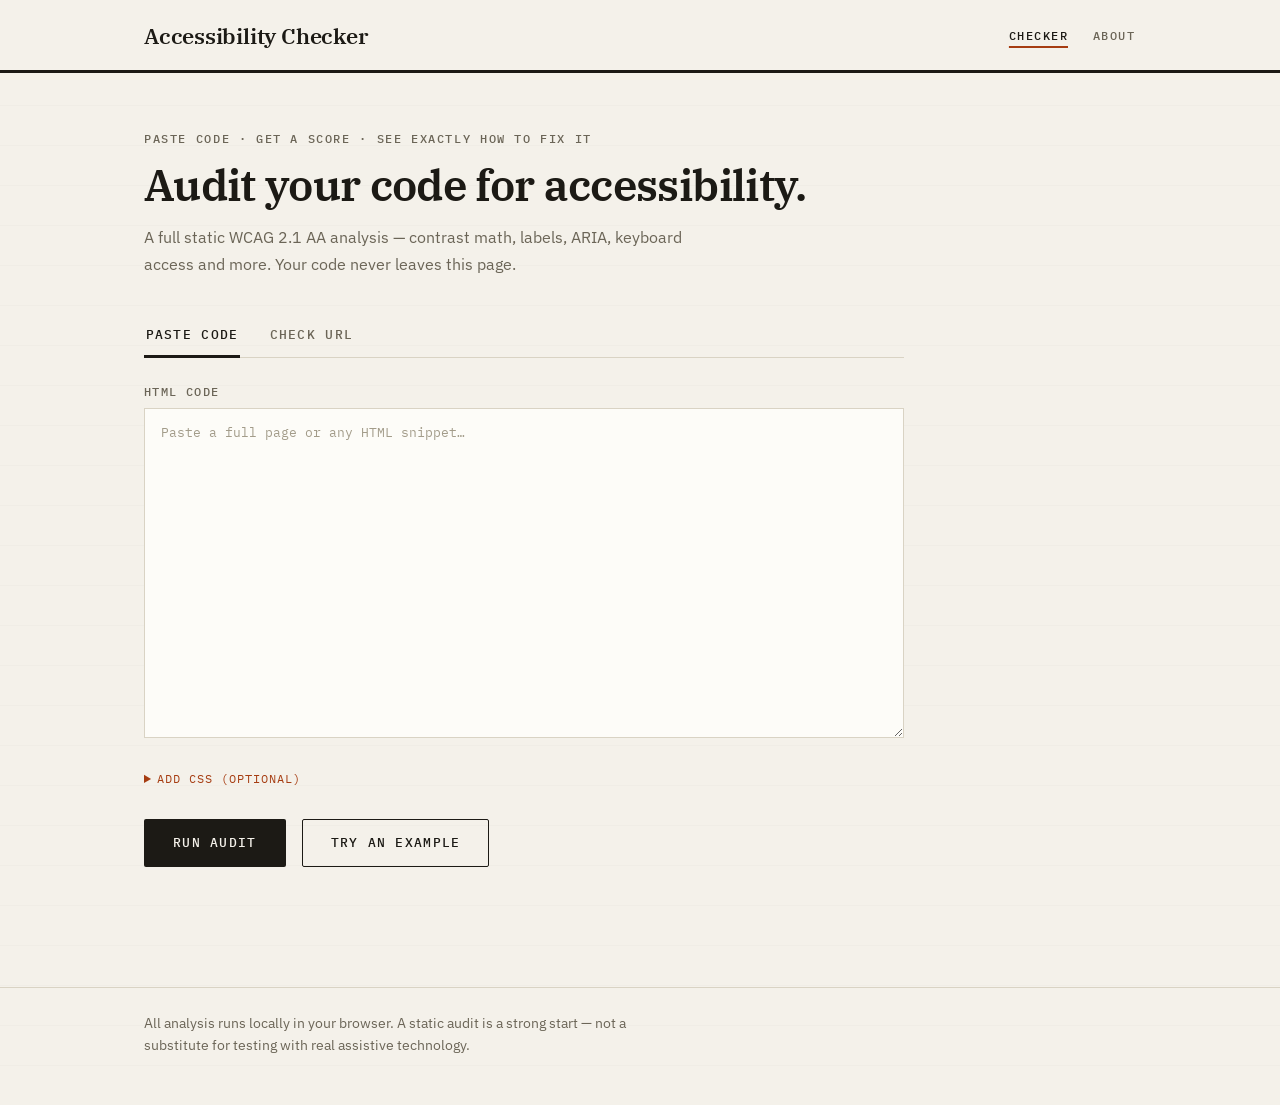
<file: index.html>
<!DOCTYPE html>
<html lang="en">
<head>
  <meta charset="UTF-8">
  <meta name="viewport" content="width=device-width, initial-scale=1.0">
  <title>Accessibility Checker — WCAG 2.1 AA Audit</title>
  <meta name="description" content="Paste HTML or a URL and get a scored WCAG 2.1 AA accessibility audit with before/after code fixes.">
  <link rel="preconnect" href="https://fonts.googleapis.com">
  <link rel="preconnect" href="https://fonts.gstatic.com" crossorigin>
  <link href="https://fonts.googleapis.com/css2?family=IBM+Plex+Mono:wght@400;500;600&family=IBM+Plex+Sans:wght@400;600&family=IBM+Plex+Serif:wght@600&display=swap" rel="stylesheet">
  <link rel="stylesheet" href="css/styles.css">
</head>
<body>
  <a class="skip-link" href="#main">Skip to main content</a>

  <header class="site-header">
    <div class="container header-inner">
      <p class="site-title">Accessibility Checker</p>
      <nav class="site-nav" aria-label="Site">
        <a href="index.html" aria-current="page">Checker</a>
        <a href="about.html">About</a>
      </nav>
    </div>
  </header>

  <main id="main" class="container">
    <!-- ============ Input screen ============ -->
    <section class="input-section" aria-labelledby="input-heading">
      <p class="kicker">Paste code · Get a score · See exactly how to fix it</p>
      <h1 id="input-heading">Audit your code for accessibility.</h1>
      <p class="lead">
        A full static WCAG&nbsp;2.1&nbsp;AA analysis — contrast math, labels, ARIA, keyboard access
        and more. Your code never leaves this page.
      </p>

      <div class="tabs" role="tablist" aria-label="Input method">
        <button class="tab" role="tab" id="tab-code" aria-selected="true" aria-controls="panel-code">
          Paste Code
        </button>
        <button class="tab" role="tab" id="tab-url" aria-selected="false" aria-controls="panel-url" tabindex="-1">
          Check URL
        </button>
      </div>

      <div class="panel" id="panel-code" role="tabpanel" aria-labelledby="tab-code">
        <label class="field-label" for="html-input">HTML code</label>
        <textarea id="html-input" rows="14" spellcheck="false" autocomplete="off"
          placeholder="Paste a full page or any HTML snippet…"></textarea>

        <details class="css-details">
          <summary>Add CSS (optional)</summary>
          <label class="field-label" for="css-input">CSS code</label>
          <textarea id="css-input" rows="8" spellcheck="false" autocomplete="off"
            placeholder="Paste the stylesheet that applies to your HTML…"></textarea>
        </details>

        <div class="actions">
          <button class="btn btn-primary" id="run-code">Run Audit</button>
          <button class="btn btn-ghost" id="load-sample" type="button">Try an example</button>
        </div>
      </div>

      <div class="panel" id="panel-url" role="tabpanel" aria-labelledby="tab-url" hidden>
        <label class="field-label" for="url-input">Page URL</label>
        <input type="url" id="url-input" placeholder="https://example.com" autocomplete="url">
        <p class="hint">
          Works best on static or server-rendered pages. JavaScript-heavy apps may return an
          empty shell — paste the rendered HTML instead if results look incomplete.
        </p>
        <div class="actions">
          <button class="btn btn-primary" id="run-url">Fetch &amp; Audit</button>
        </div>
      </div>

      <p class="status" id="status" role="status" aria-live="polite"></p>
    </section>

    <!-- ============ Report ============ -->
    <section class="report" id="report" hidden aria-labelledby="report-heading">
      <h2 id="report-heading" class="sr-only">Audit report</h2>
      <div class="report-grid">
        <aside class="report-aside">
          <div id="score-card"></div>
          <div class="filters" role="group" aria-label="Filter findings by severity" id="filters"></div>
        </aside>
        <div class="report-main">
          <div id="findings" class="findings"></div>

          <section class="manual-checks" aria-labelledby="manual-heading">
            <h3 id="manual-heading">Manual verification required</h3>
            <p>Static analysis can’t judge everything. Before shipping, verify these by hand:</p>
            <ol id="manual-list"></ol>
          </section>
        </div>
      </div>
    </section>
  </main>

  <footer class="site-footer">
    <div class="container">
      <p>All analysis runs locally in your browser. A static audit is a strong start — not a substitute for testing with real assistive technology.</p>
    </div>
  </footer>

  <script type="module" src="js/app.js"></script>
</body>
</html>
</file>
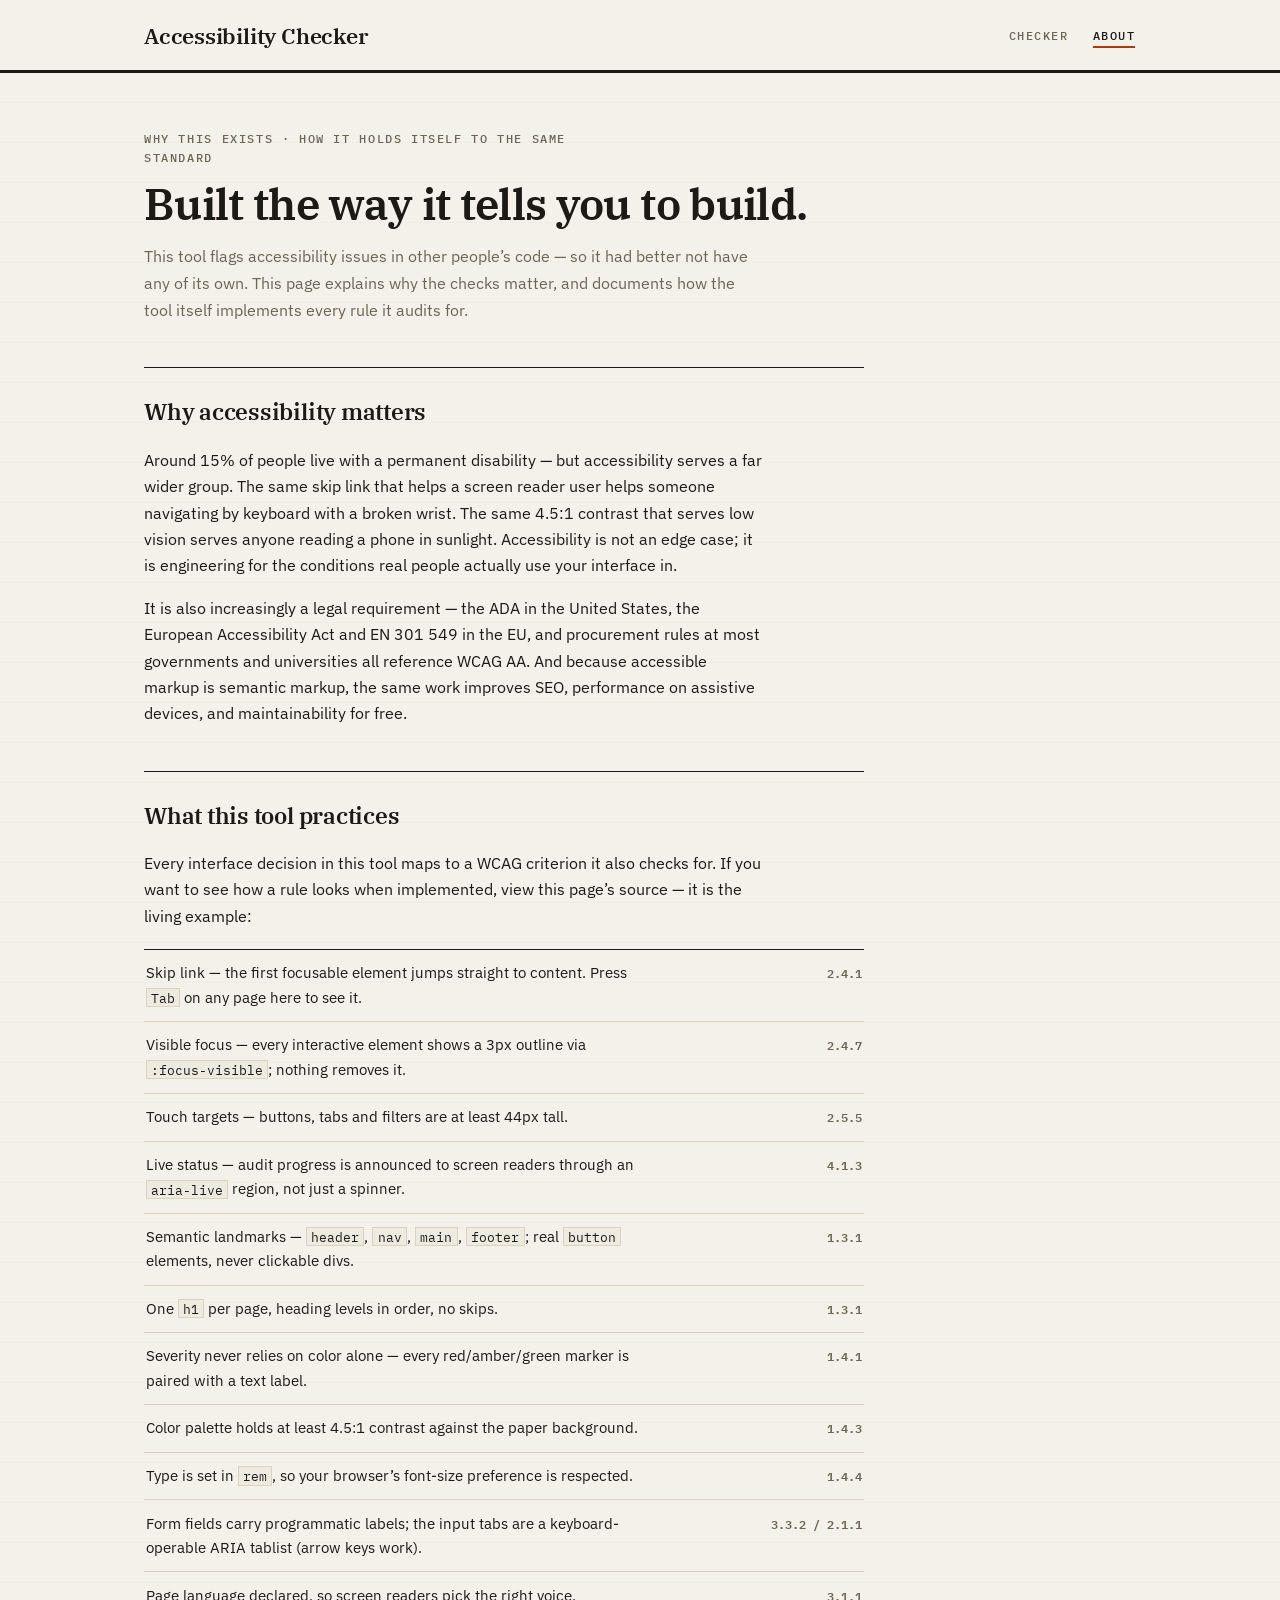
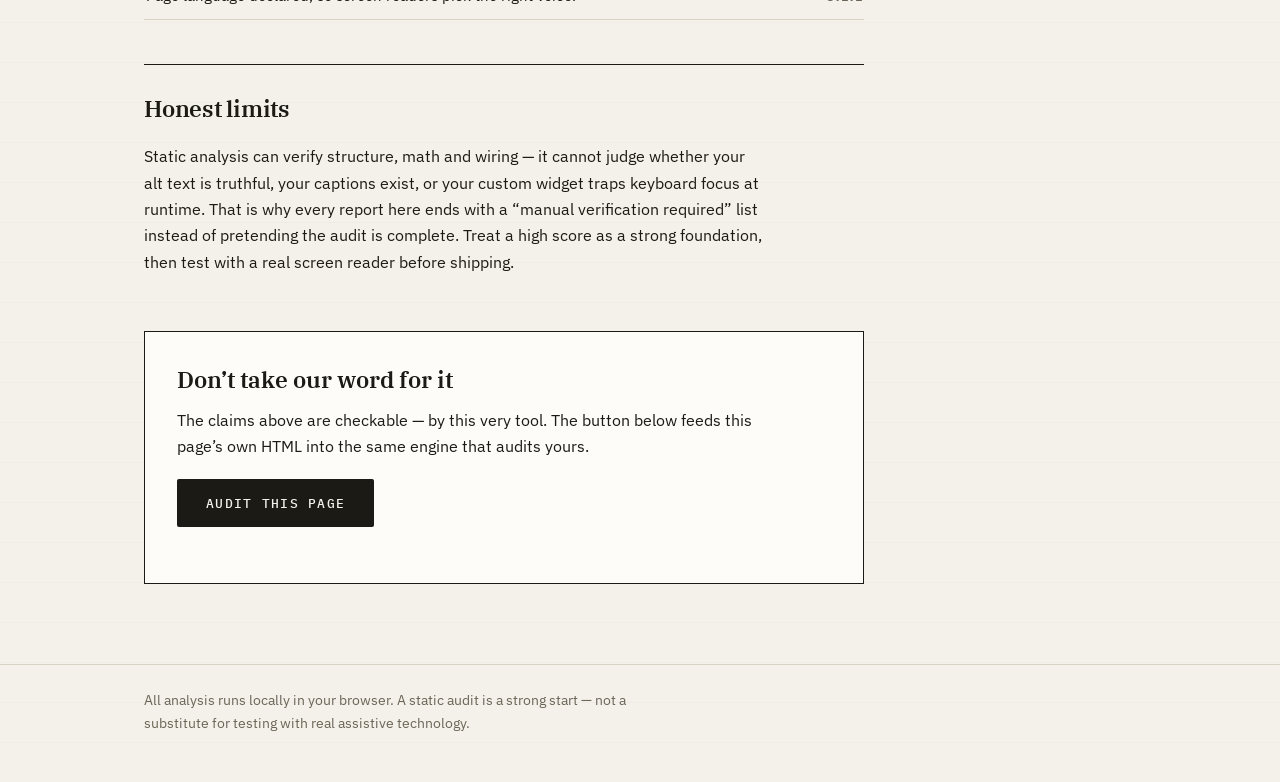
<file: about.html>
<!DOCTYPE html>
<html lang="en">
<head>
  <meta charset="UTF-8">
  <meta name="viewport" content="width=device-width, initial-scale=1.0">
  <title>About — Accessibility Checker</title>
  <meta name="description" content="Why web accessibility matters, and how this tool practices every rule it checks for.">
  <link rel="preconnect" href="https://fonts.googleapis.com">
  <link rel="preconnect" href="https://fonts.gstatic.com" crossorigin>
  <link href="https://fonts.googleapis.com/css2?family=IBM+Plex+Mono:wght@400;500;600&family=IBM+Plex+Sans:wght@400;600&family=IBM+Plex+Serif:wght@600&display=swap" rel="stylesheet">
  <link rel="stylesheet" href="css/styles.css">
</head>
<body>
  <a class="skip-link" href="#main">Skip to main content</a>

  <header class="site-header">
    <div class="container header-inner">
      <p class="site-title">Accessibility Checker</p>
      <nav class="site-nav" aria-label="Site">
        <a href="index.html">Checker</a>
        <a href="about.html" aria-current="page">About</a>
      </nav>
    </div>
  </header>

  <main id="main" class="container">
    <article class="prose">
      <p class="kicker">Why this exists · How it holds itself to the same standard</p>
      <h1>Built the way it tells you to build.</h1>
      <p class="lead">
        This tool flags accessibility issues in other people’s code — so it had better not have
        any of its own. This page explains why the checks matter, and documents how the tool
        itself implements every rule it audits for.
      </p>

      <h2>Why accessibility matters</h2>
      <p>
        Around 15% of people live with a permanent disability — but accessibility serves a far
        wider group. The same skip link that helps a screen reader user helps someone navigating
        by keyboard with a broken wrist. The same 4.5:1 contrast that serves low vision serves
        anyone reading a phone in sunlight. Accessibility is not an edge case; it is engineering
        for the conditions real people actually use your interface in.
      </p>
      <p>
        It is also increasingly a legal requirement — the ADA in the United States, the European
        Accessibility Act and EN&nbsp;301&nbsp;549 in the EU, and procurement rules at most
        governments and universities all reference WCAG&nbsp;AA. And because accessible markup is
        semantic markup, the same work improves SEO, performance on assistive devices, and
        maintainability for free.
      </p>

      <h2>What this tool practices</h2>
      <p>
        Every interface decision in this tool maps to a WCAG criterion it also checks for.
        If you want to see how a rule looks when implemented, view this page’s source —
        it is the living example:
      </p>
      <dl class="practice-list">
        <div class="practice-row">
          <dt>Skip link — the first focusable element jumps straight to content. Press <kbd>Tab</kbd> on any page here to see it.</dt>
          <dd>2.4.1</dd>
        </div>
        <div class="practice-row">
          <dt>Visible focus — every interactive element shows a 3px outline via <code>:focus-visible</code>; nothing removes it.</dt>
          <dd>2.4.7</dd>
        </div>
        <div class="practice-row">
          <dt>Touch targets — buttons, tabs and filters are at least 44px tall.</dt>
          <dd>2.5.5</dd>
        </div>
        <div class="practice-row">
          <dt>Live status — audit progress is announced to screen readers through an <code>aria-live</code> region, not just a spinner.</dt>
          <dd>4.1.3</dd>
        </div>
        <div class="practice-row">
          <dt>Semantic landmarks — <code>header</code>, <code>nav</code>, <code>main</code>, <code>footer</code>; real <code>button</code> elements, never clickable divs.</dt>
          <dd>1.3.1</dd>
        </div>
        <div class="practice-row">
          <dt>One <code>h1</code> per page, heading levels in order, no skips.</dt>
          <dd>1.3.1</dd>
        </div>
        <div class="practice-row">
          <dt>Severity never relies on color alone — every red/amber/green marker is paired with a text label.</dt>
          <dd>1.4.1</dd>
        </div>
        <div class="practice-row">
          <dt>Color palette holds at least 4.5:1 contrast against the paper background.</dt>
          <dd>1.4.3</dd>
        </div>
        <div class="practice-row">
          <dt>Type is set in <code>rem</code>, so your browser’s font-size preference is respected.</dt>
          <dd>1.4.4</dd>
        </div>
        <div class="practice-row">
          <dt>Form fields carry programmatic labels; the input tabs are a keyboard-operable ARIA tablist (arrow keys work).</dt>
          <dd>3.3.2 / 2.1.1</dd>
        </div>
        <div class="practice-row">
          <dt>Page language declared, so screen readers pick the right voice.</dt>
          <dd>3.1.1</dd>
        </div>
      </dl>

      <h2>Honest limits</h2>
      <p>
        Static analysis can verify structure, math and wiring — it cannot judge whether your alt
        text is truthful, your captions exist, or your custom widget traps keyboard focus at
        runtime. That is why every report here ends with a “manual verification required” list
        instead of pretending the audit is complete. Treat a high score as a strong foundation,
        then test with a real screen reader before shipping.
      </p>
    </article>

    <!-- ============ Self-audit ============ -->
    <section class="self-audit" aria-labelledby="self-audit-heading">
      <h2 id="self-audit-heading">Don’t take our word for it</h2>
      <p>
        The claims above are checkable — by this very tool. The button below feeds this page’s
        own HTML into the same engine that audits yours.
      </p>
      <div class="actions">
        <button class="btn btn-primary" id="self-audit-btn">Audit this page</button>
      </div>
      <p class="status" id="status" role="status" aria-live="polite"></p>
    </section>

    <!-- ============ Report (same structure as the checker) ============ -->
    <section class="report" id="report" hidden aria-labelledby="report-heading">
      <h2 id="report-heading" class="sr-only">Self-audit report</h2>
      <div class="report-grid">
        <aside class="report-aside">
          <div id="score-card"></div>
          <div class="filters" role="group" aria-label="Filter findings by severity" id="filters"></div>
        </aside>
        <div class="report-main">
          <div id="findings" class="findings"></div>
          <section class="manual-checks" aria-labelledby="manual-heading">
            <h3 id="manual-heading">Manual verification required</h3>
            <p>Static analysis can’t judge everything. Before shipping, verify these by hand:</p>
            <ol id="manual-list"></ol>
          </section>
        </div>
      </div>
    </section>
  </main>

  <footer class="site-footer">
    <div class="container">
      <p>All analysis runs locally in your browser. A static audit is a strong start — not a substitute for testing with real assistive technology.</p>
    </div>
  </footer>

  <script type="module" src="js/about.js"></script>
</body>
</html>
</file>
<file: css/styles.css>
/* ============================================================
   Design system — "engineering audit document"
   Paper + ink palette, IBM Plex type, sharp corners, hairlines.
   ============================================================ */
:root {
  --paper: #f4f1ea;
  --surface: #fdfcf8;
  --ink: #1c1a15;
  --muted: #6b6557;
  --line: #d9d3c4;
  --line-strong: #1c1a15;
  --accent: #a63d12;          /* rust — links, focus, active states */
  --accent-soft: #f6e8e0;

  --critical: #a8200d;
  --critical-soft: #f7e9e6;
  --warning: #8a6100;
  --warning-soft: #f5eeda;
  --pass: #33632f;
  --pass-soft: #e9efe4;

  --good: #5a7a1f;

  --code-bg: #edeae0;

  --serif: "IBM Plex Serif", Georgia, "Times New Roman", serif;
  --sans: "IBM Plex Sans", "Helvetica Neue", Arial, sans-serif;
  --mono: "IBM Plex Mono", ui-monospace, "SF Mono", Menlo, monospace;
}

* { box-sizing: border-box; }

html { background: var(--paper); }

body {
  margin: 0;
  font-family: var(--sans);
  font-size: 1rem;
  line-height: 1.65;
  color: var(--ink);
  background:
    repeating-linear-gradient(0deg, transparent 0 39px, rgba(28, 26, 21, 0.018) 39px 40px),
    var(--paper);
}

.container {
  max-width: 1040px;
  margin: 0 auto;
  padding: 0 1.5rem;
}

.sr-only {
  position: absolute;
  width: 1px; height: 1px;
  padding: 0; margin: -1px;
  overflow: hidden;
  clip: rect(0 0 0 0);
  white-space: nowrap;
  border: 0;
}

.skip-link {
  position: absolute;
  left: -9999px;
  background: var(--ink);
  color: var(--paper);
  padding: 0.85rem 1.25rem;
  min-height: 44px;
  font-family: var(--mono);
  font-size: 0.8rem;
  z-index: 100;
  text-decoration: none;
}
.skip-link:focus { left: 0; top: 0; }

:focus-visible {
  outline: 3px solid var(--accent);
  outline-offset: 2px;
}

/* ---------- Type helpers ---------- */
.kicker {
  font-family: var(--mono);
  font-size: 0.72rem;
  font-weight: 500;
  letter-spacing: 0.14em;
  text-transform: uppercase;
  color: var(--muted);
  margin: 0 0 0.75rem;
}

/* ============ Header ============ */
.site-header {
  border-bottom: 3px solid var(--line-strong);
  background: var(--paper);
}
.header-inner {
  display: flex;
  align-items: center;
  justify-content: space-between;
  gap: 1rem;
  padding-top: 0.9rem;
  padding-bottom: 0.7rem;
  flex-wrap: wrap;
}
.site-title {
  margin: 0;
  font-family: var(--serif);
  font-weight: 600;
  font-size: 1.35rem;
  letter-spacing: -0.01em;
}
.site-title .title-no {
  font-family: var(--mono);
  font-weight: 400;
  font-size: 0.78rem;
  color: var(--muted);
  margin-left: 0.6rem;
  letter-spacing: 0.08em;
}
.site-nav {
  display: flex;
  gap: 1.5rem;
}
.site-nav a {
  display: flex;
  align-items: center;
  justify-content: center;
  min-height: 44px;
  min-width: 44px;
  font-family: var(--mono);
  font-size: 0.75rem;
  font-weight: 500;
  letter-spacing: 0.12em;
  text-transform: uppercase;
  color: var(--muted);
  text-decoration: none;
}
.site-nav a:hover { color: var(--accent); }
.site-nav a[aria-current="page"] {
  color: var(--ink);
  text-decoration: underline;
  text-decoration-color: var(--accent);
  text-decoration-thickness: 2px;
  text-underline-offset: 6px;
}

.site-footer {
  margin-top: 5rem;
  border-top: 1px solid var(--line);
  padding: 1.5rem 0 3rem;
  color: var(--muted);
  font-size: 0.85rem;
  max-width: 100%;
}
.site-footer p { max-width: 64ch; margin: 0; }

/* ============ Input screen ============ */
.input-section {
  padding-top: 3.5rem;
  max-width: 760px;
}

h1 {
  font-family: var(--serif);
  font-size: clamp(2rem, 4.5vw, 2.75rem);
  font-weight: 600;
  line-height: 1.15;
  letter-spacing: -0.015em;
  margin: 0 0 0.85rem;
}
.lead {
  color: var(--muted);
  font-size: 1.02rem;
  max-width: 58ch;
  margin: 0 0 2.25rem;
}

/* Tabs */
.tabs {
  display: flex;
  gap: 1.75rem;
  border-bottom: 1px solid var(--line);
  margin-bottom: 1.5rem;
}
.tab {
  appearance: none;
  background: none;
  border: none;
  border-bottom: 3px solid transparent;
  margin-bottom: -1px;
  padding: 0.55rem 0.1rem;
  font-family: var(--mono);
  font-size: 0.8rem;
  font-weight: 500;
  letter-spacing: 0.1em;
  text-transform: uppercase;
  color: var(--muted);
  cursor: pointer;
  min-height: 44px;
}
.tab:hover { color: var(--ink); }
.tab[aria-selected="true"] {
  color: var(--ink);
  border-bottom-color: var(--ink);
}

.field-label {
  display: block;
  font-family: var(--mono);
  font-size: 0.72rem;
  font-weight: 500;
  letter-spacing: 0.12em;
  text-transform: uppercase;
  color: var(--muted);
  margin-bottom: 0.45rem;
}

textarea, input[type="url"] {
  width: 100%;
  font-family: var(--mono);
  font-size: 0.84rem;
  line-height: 1.6;
  padding: 0.85rem 1rem;
  border: 1px solid var(--line);
  border-radius: 0;
  background: var(--surface);
  color: var(--ink);
  resize: vertical;
}
input[type="url"] {
  font-size: 0.95rem;
  min-height: 48px;
}
textarea:focus, input[type="url"]:focus {
  outline: none;
  border-color: var(--ink);
  box-shadow: inset 0 0 0 1px var(--ink);
}
textarea::placeholder, input::placeholder { color: #a39c8a; }

.css-details { margin-top: 1rem; }
.css-details summary {
  cursor: pointer;
  font-family: var(--mono);
  font-size: 0.78rem;
  letter-spacing: 0.08em;
  text-transform: uppercase;
  color: var(--accent);
  padding: 0.4rem 0;
  width: fit-content;
}
.css-details[open] summary { margin-bottom: 0.6rem; }

.hint {
  font-size: 0.875rem;
  color: var(--muted);
  max-width: 56ch;
  margin: 0.6rem 0 0;
}

.actions {
  display: flex;
  gap: 1rem;
  align-items: center;
  margin-top: 1.5rem;
}

.btn {
  appearance: none;
  font-family: var(--mono);
  font-size: 0.8rem;
  font-weight: 500;
  letter-spacing: 0.1em;
  text-transform: uppercase;
  border-radius: 2px;
  padding: 0.8rem 1.75rem;
  min-height: 48px;
  cursor: pointer;
  border: 1px solid transparent;
  transition: background-color 0.12s, color 0.12s;
}
.btn-primary {
  background: var(--ink);
  color: var(--paper);
}
.btn-primary:hover { background: var(--accent); }
.btn-primary:disabled {
  background: var(--muted);
  cursor: wait;
}
.btn-ghost {
  background: transparent;
  border-color: var(--ink);
  color: var(--ink);
}
.btn-ghost:hover {
  background: var(--accent-soft);
  border-color: var(--accent);
  color: var(--accent);
}

.status {
  min-height: 1.5rem;
  margin: 1rem 0 0;
  font-family: var(--mono);
  font-size: 0.82rem;
  color: var(--muted);
}
.status.error { color: var(--critical); }

/* ============ About page ============ */
.prose {
  padding-top: 3.5rem;
  max-width: 720px;
}
.prose h2 {
  font-family: var(--serif);
  font-size: 1.45rem;
  font-weight: 600;
  letter-spacing: -0.01em;
  margin: 2.75rem 0 0.75rem;
  padding-top: 1.5rem;
  border-top: 1px solid var(--line-strong);
}
.prose p { max-width: 62ch; }
.prose code, .prose kbd {
  font-family: var(--mono);
  font-size: 0.85em;
  background: var(--code-bg);
  border: 1px solid var(--line);
  padding: 0.05em 0.35em;
}

.practice-list {
  margin: 1.25rem 0 0;
  border-top: 1px solid var(--line-strong);
}
.practice-row {
  display: flex;
  justify-content: space-between;
  align-items: baseline;
  gap: 1.5rem;
  padding: 0.7rem 0.1rem;
  border-bottom: 1px solid var(--line);
}
.practice-row dt {
  margin: 0;
  font-size: 0.92rem;
  max-width: 56ch;
}
.practice-row dd {
  margin: 0;
  font-family: var(--mono);
  font-size: 0.78rem;
  font-weight: 600;
  color: var(--muted);
  white-space: nowrap;
}

.self-audit {
  margin-top: 3.5rem;
  border: 1px solid var(--line-strong);
  background: var(--surface);
  padding: 1.75rem 2rem 1.5rem;
  max-width: 720px;
}
.self-audit h2 {
  font-family: var(--serif);
  font-size: 1.45rem;
  font-weight: 600;
  margin: 0 0 0.5rem;
}
.self-audit p { max-width: 58ch; margin: 0 0 0.5rem; }
.self-audit .actions { margin-top: 1.25rem; }

/* ============ Report layout ============ */
.report {
  margin-top: 4rem;
  border-top: 3px solid var(--line-strong);
  padding-top: 2rem;
}

.report-grid {
  display: grid;
  grid-template-columns: 300px 1fr;
  gap: 3rem;
  align-items: start;
}
/* Don't let long code snippets blow the grid column past the viewport */
.report-grid > * { min-width: 0; }

.report-aside {
  position: sticky;
  top: 1.5rem;
}

/* ---------- Score panel ---------- */
.score-value {
  margin: 0;
  line-height: 1;
  display: flex;
  align-items: baseline;
  gap: 0.3rem;
}
.score-number {
  font-family: var(--serif);
  font-size: 5rem;
  font-weight: 600;
  letter-spacing: -0.04em;
}
.score-denom {
  font-family: var(--mono);
  font-size: 1rem;
  color: var(--muted);
}
.score-rating {
  margin: 0.35rem 0 1.4rem;
  font-family: var(--mono);
  font-size: 0.85rem;
  font-weight: 600;
  letter-spacing: 0.14em;
  text-transform: uppercase;
}
.rating-excellent, .score-number.rating-excellent { color: var(--pass); }
.rating-good, .score-number.rating-good { color: var(--good); }
.rating-needs-work, .score-number.rating-needs-work { color: var(--warning); }
.rating-poor, .score-number.rating-poor { color: var(--critical); }

/* Instrument-style meter */
.score-meter { margin-bottom: 2rem; }
.meter-track {
  position: relative;
  display: flex;
  height: 10px;
  border: 1px solid var(--line-strong);
}
.meter-seg { height: 100%; opacity: 0.28; }
.meter-seg.poor { width: 50%; background: var(--critical); }
.meter-seg.needs { width: 20%; background: var(--warning); }
.meter-seg.good { width: 20%; background: var(--good); }
.meter-seg.excellent { width: 10%; background: var(--pass); }
.meter-marker {
  position: absolute;
  top: -5px;
  bottom: -5px;
  width: 3px;
  background: var(--ink);
  transform: translateX(-1.5px);
}
.meter-ticks {
  position: relative;
  height: 1.1rem;
  margin-top: 0.3rem;
  font-family: var(--mono);
  font-size: 0.62rem;
  color: var(--muted);
}
.meter-ticks span {
  position: absolute;
  transform: translateX(-50%);
}
.meter-ticks span:first-child { transform: none; }
.meter-ticks span:last-child { transform: translateX(-100%); }

.score-potential {
  margin: 0 0 1.5rem;
  font-size: 0.9rem;
  color: var(--muted);
  border-left: 3px solid var(--pass);
  padding-left: 0.75rem;
}
.score-potential strong {
  color: var(--pass);
  font-family: var(--mono);
}

/* Stat rows */
.stat-rows {
  margin: 0 0 1.75rem;
  border-top: 1px solid var(--line-strong);
}
.stat-row {
  display: flex;
  justify-content: space-between;
  align-items: center;
  padding: 0.55rem 0.1rem;
  border-bottom: 1px solid var(--line);
  font-size: 0.875rem;
}
.stat-row dt {
  display: flex;
  align-items: center;
  gap: 0.5rem;
  margin: 0;
}
.stat-row dd {
  margin: 0;
  font-family: var(--mono);
  font-weight: 600;
}

.swatch {
  width: 10px;
  height: 10px;
  flex-shrink: 0;
  display: inline-block;
}
.swatch.critical { background: var(--critical); }
.swatch.warning { background: var(--warning); }
.swatch.pass { background: var(--pass); }

.fragment-note {
  margin: 0 0 1.25rem;
  font-size: 0.82rem;
  color: var(--muted);
  border: 1px dashed var(--line);
  padding: 0.6rem 0.8rem;
}

/* ---------- Filters ---------- */
.filters {
  display: flex;
  flex-direction: column;
  border-top: 1px solid var(--line-strong);
}
.filter-btn {
  appearance: none;
  display: flex;
  justify-content: space-between;
  font-family: var(--mono);
  font-size: 0.78rem;
  letter-spacing: 0.08em;
  text-transform: uppercase;
  padding: 0.7rem 0.5rem;
  min-height: 44px;
  align-items: center;
  border: none;
  border-bottom: 1px solid var(--line);
  background: transparent;
  color: var(--muted);
  cursor: pointer;
  text-align: left;
}
.filter-btn:hover { color: var(--ink); background: var(--surface); }
.filter-btn[aria-pressed="true"] {
  color: var(--ink);
  background: var(--surface);
  box-shadow: inset 3px 0 0 var(--accent);
}
.filter-count { font-weight: 600; }

/* ============ Findings ============ */
.findings {
  border: 1px solid var(--line-strong);
  background: var(--surface);
}
.findings > p { padding: 1.5rem; margin: 0; color: var(--muted); }

.finding {
  border-bottom: 1px solid var(--line);
}
.finding:last-child { border-bottom: none; }

.finding > summary {
  display: flex;
  align-items: baseline;
  gap: 1rem;
  padding: 1rem 1.25rem;
  cursor: pointer;
  list-style: none;
  min-height: 44px;
}
.finding > summary::-webkit-details-marker { display: none; }
.finding > summary:hover { background: var(--paper); }
.finding > summary::after {
  content: "+";
  margin-left: auto;
  font-family: var(--mono);
  color: var(--muted);
  flex-shrink: 0;
}
.finding[open] > summary::after { content: "−"; }

.finding-index {
  font-family: var(--mono);
  font-size: 0.72rem;
  color: var(--muted);
  flex-shrink: 0;
  min-width: 1.6rem;
}

.severity-badge {
  flex-shrink: 0;
  display: inline-flex;
  align-items: center;
  gap: 0.45rem;
  font-family: var(--mono);
  font-size: 0.68rem;
  font-weight: 600;
  letter-spacing: 0.12em;
  text-transform: uppercase;
  min-width: 5.6rem;
}
.severity-badge::before {
  content: "";
  width: 9px;
  height: 9px;
}
.severity-badge.critical { color: var(--critical); }
.severity-badge.critical::before { background: var(--critical); }
.severity-badge.warning { color: var(--warning); }
.severity-badge.warning::before { background: var(--warning); }
.severity-badge.pass { color: var(--pass); }
.severity-badge.pass::before { background: var(--pass); }

.finding-title {
  font-weight: 600;
  font-size: 0.95rem;
  line-height: 1.45;
}
.occurrence-count {
  font-family: var(--mono);
  font-weight: 400;
  color: var(--muted);
  font-size: 0.8rem;
}

.finding-body {
  padding: 0.25rem 1.25rem 1.5rem 1.25rem;
}
@media (min-width: 700px) {
  .finding-body { padding-left: calc(1.25rem + 1.6rem + 1rem); }
}

.finding-tags {
  display: flex;
  flex-wrap: wrap;
  align-items: stretch;
  gap: 0.5rem;
  margin: 0.25rem 0 0.6rem;
}
.wcag-ref {
  display: inline-flex;
  align-items: center;
  font-family: var(--mono);
  font-size: 0.72rem;
  letter-spacing: 0.04em;
  color: var(--ink);
  background: var(--paper);
  border: 1px solid var(--line);
  padding: 0.15rem 0.55rem;
}
.fix-type-tag {
  display: inline-flex;
  align-items: center;
  font-family: var(--mono);
  font-size: 0.72rem;
  font-weight: 600;
  letter-spacing: 0.08em;
  text-transform: uppercase;
  padding: 0.15rem 0.55rem;
}
.fix-type-tag.auto { background: var(--pass-soft); color: var(--pass); border: 1px solid var(--pass); }
.fix-type-tag.guided { background: var(--warning-soft); color: var(--warning); border: 1px solid var(--warning); }

.why { margin: 0.5rem 0 0.75rem; max-width: 62ch; }

.code-label {
  font-family: var(--mono);
  font-size: 0.68rem;
  font-weight: 600;
  text-transform: uppercase;
  letter-spacing: 0.12em;
  color: var(--muted);
  margin: 1.1rem 0 0.35rem;
}
pre.code-block {
  margin: 0;
  padding: 0.85rem 1rem;
  background: var(--code-bg);
  color: var(--ink);
  border: 1px solid var(--line);
  overflow-x: auto;
  font-family: var(--mono);
  font-size: 0.8rem;
  line-height: 1.6;
  white-space: pre-wrap;
  word-break: break-word;
}
pre.code-block.before { border-left: 3px solid var(--critical); }
pre.code-block.after { border-left: 3px solid var(--pass); }

.fix-row {
  display: flex;
  align-items: baseline;
  justify-content: space-between;
  gap: 0.5rem;
}
.copy-btn {
  appearance: none;
  font-family: var(--mono);
  font-size: 0.7rem;
  letter-spacing: 0.06em;
  text-transform: uppercase;
  border: 1px solid var(--line);
  background: var(--surface);
  color: var(--muted);
  border-radius: 2px;
  padding: 0.3rem 0.7rem;
  cursor: pointer;
  min-height: 32px;
}
.copy-btn:hover { color: var(--accent); border-color: var(--accent); }

.fix-note {
  margin: 0.75rem 0 0;
  font-size: 0.86rem;
  color: var(--ink);
  background: var(--paper);
  border-left: 3px solid var(--accent);
  padding: 0.6rem 0.9rem;
  max-width: 62ch;
}

/* ============ Manual checks ============ */
.manual-checks {
  margin-top: 2.5rem;
  border: 1px solid var(--line-strong);
  background: var(--paper);
}
.manual-checks h3 {
  margin: 0;
  padding: 0.85rem 1.25rem;
  border-bottom: 1px solid var(--line-strong);
  font-family: var(--mono);
  font-size: 0.78rem;
  font-weight: 600;
  letter-spacing: 0.14em;
  text-transform: uppercase;
}
.manual-checks > p {
  margin: 0;
  padding: 0.85rem 1.25rem 0;
  color: var(--muted);
  font-size: 0.9rem;
}
.manual-checks ol {
  margin: 0.5rem 0 0;
  padding: 0 1.25rem 1.25rem 2.75rem;
}
.manual-checks li {
  margin-bottom: 0.45rem;
  font-size: 0.9rem;
  padding-left: 0.25rem;
}
.manual-checks li::marker {
  font-family: var(--mono);
  font-size: 0.75rem;
  color: var(--muted);
}
.manual-checks .wcag-inline {
  font-family: var(--mono);
  color: var(--muted);
  font-size: 0.75rem;
}

/* ============ Responsive ============ */
@media (max-width: 880px) {
  .report-grid {
    grid-template-columns: 1fr;
    gap: 2rem;
  }
  .report-aside { position: static; }
  .filters { flex-direction: row; flex-wrap: wrap; border-top: none; }
  .filter-btn {
    border: 1px solid var(--line);
    gap: 0.5rem;
  }
  .filter-btn[aria-pressed="true"] {
    border-color: var(--ink);
    box-shadow: inset 0 -3px 0 var(--accent);
  }
}

@media (max-width: 600px) {
  .finding-index { display: none; }
  .severity-badge { min-width: 0; }
  .finding > summary { gap: 0.75rem; }
  .actions { flex-wrap: wrap; }
  .actions .btn { flex: 1 1 auto; }
  .self-audit { padding: 1.25rem 1.25rem 1.1rem; }
  .practice-row { flex-direction: column; gap: 0.15rem; }
}
</file>
